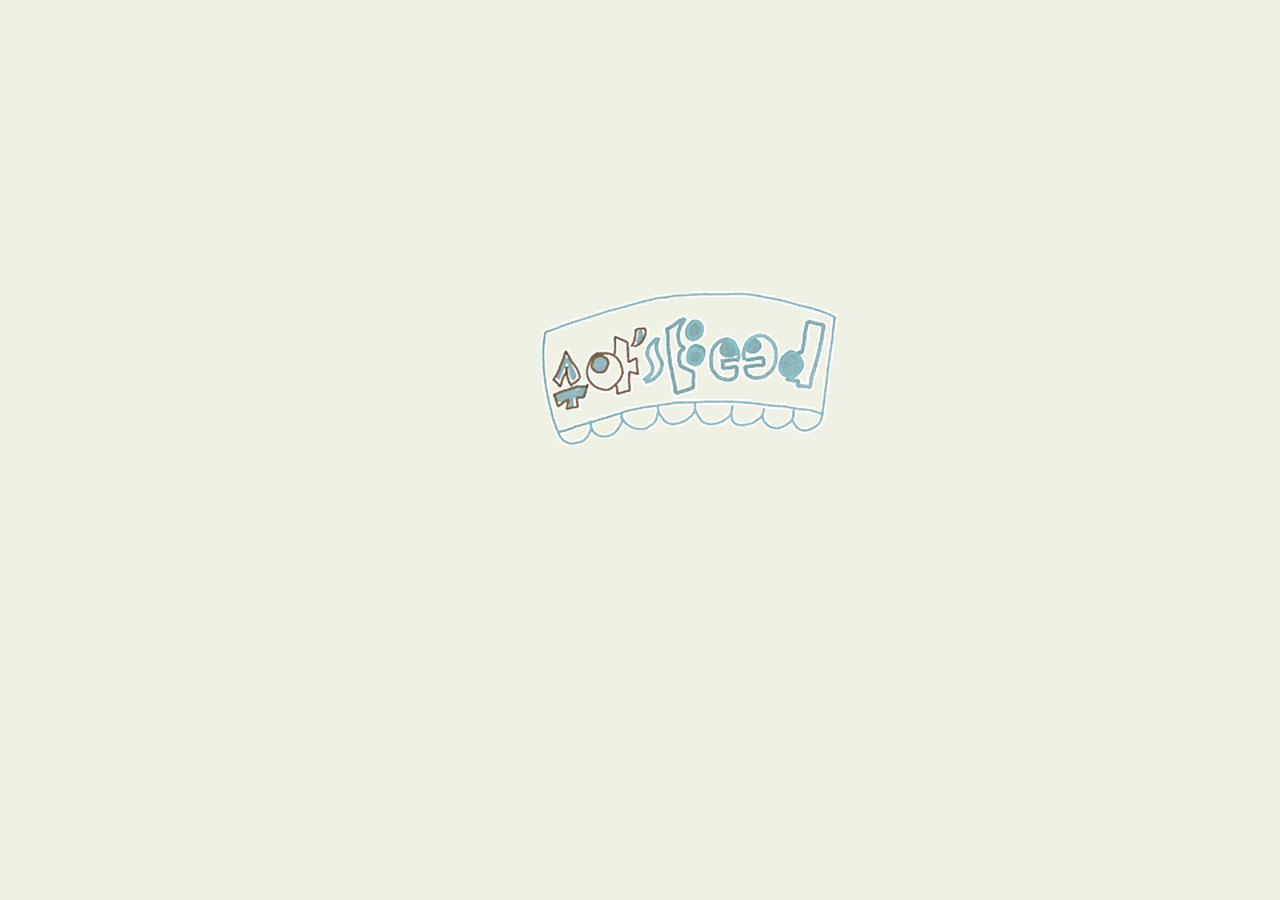
<file: index.html>
<!DOCTYPE html>
<html lang="en">
<head>
    <meta charset="UTF-8">
    <meta name="viewport" content="width=device-width, initial-scale=1.0">
    <title> to my feed thank u</title>
    <link rel="stylesheet" href="css/style.css">
</head>
<body class="page1">
<a href="feed.html">
    <h1>
<img src="img/NEWW.gif",alt="possiblemastorformypage">
</h1>
<link rel="stylesheet" href="feed.html">
</a>
</body>
</html>
</file>
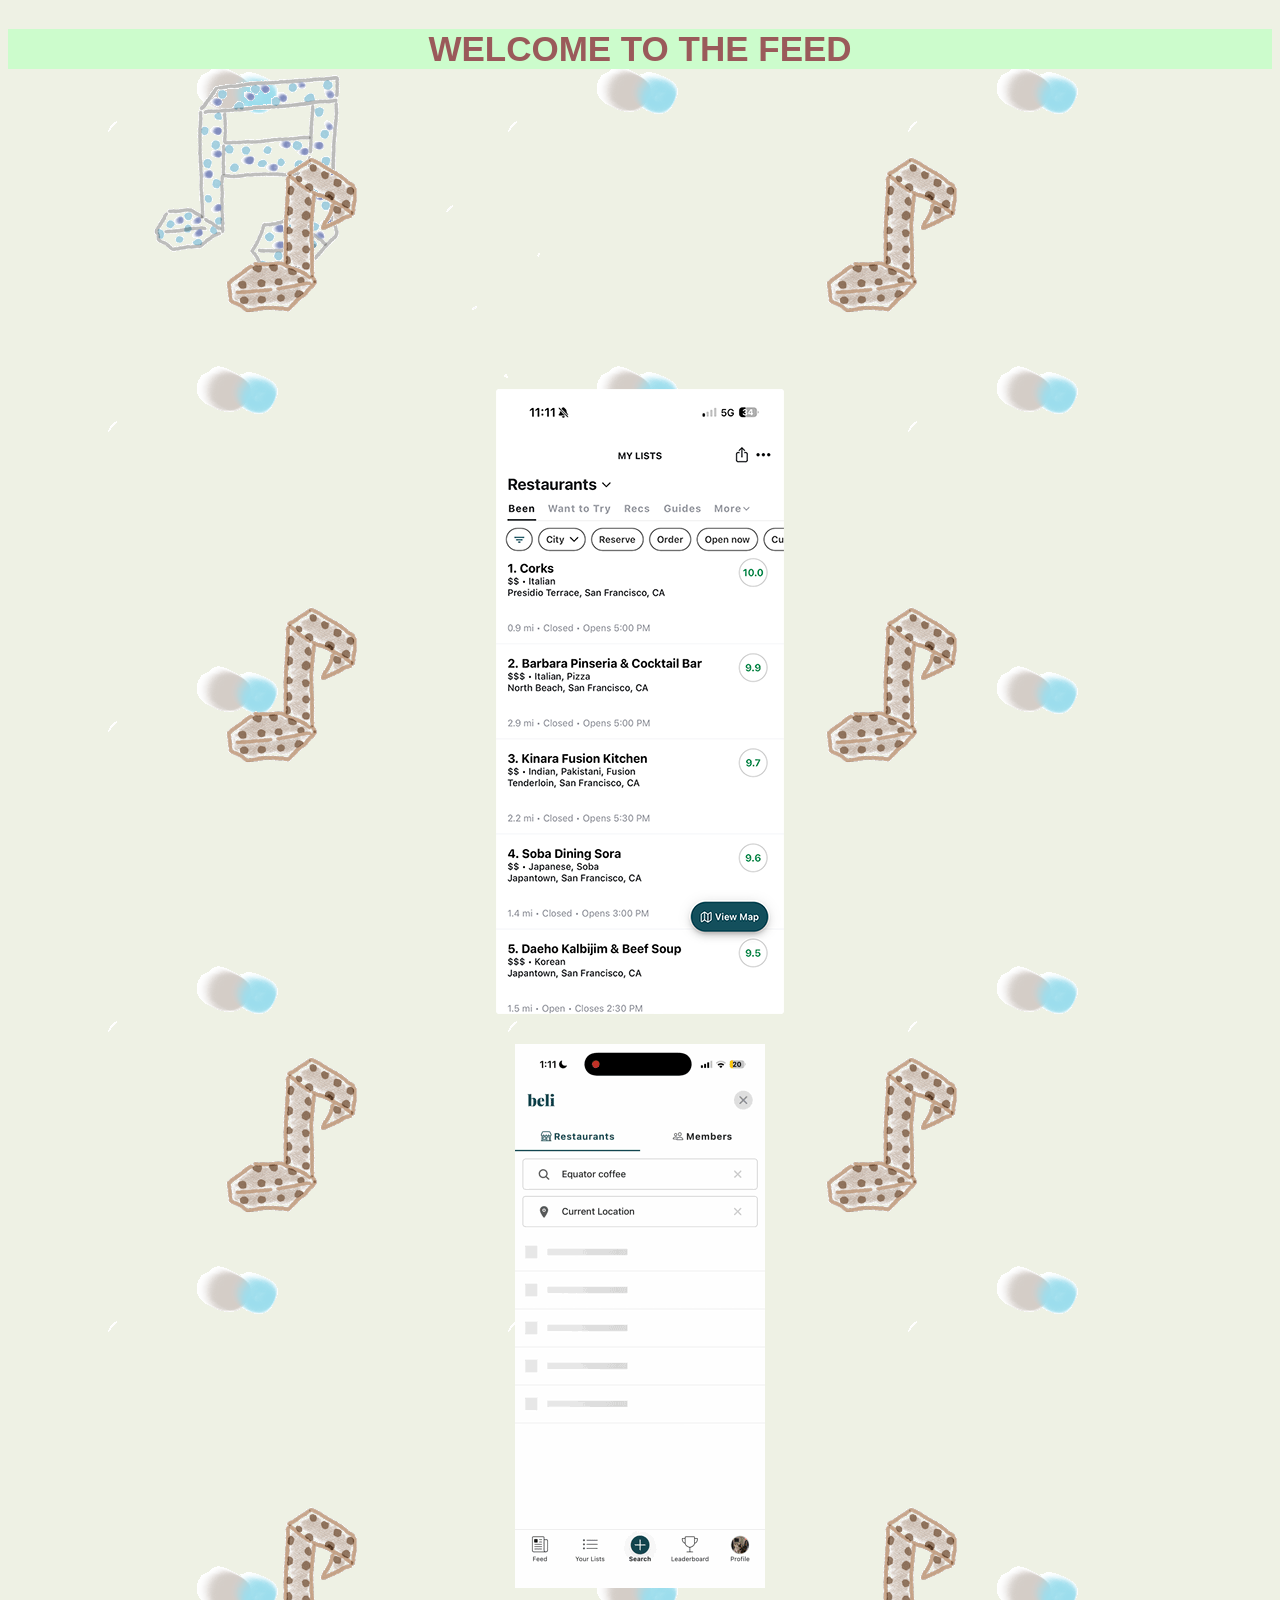
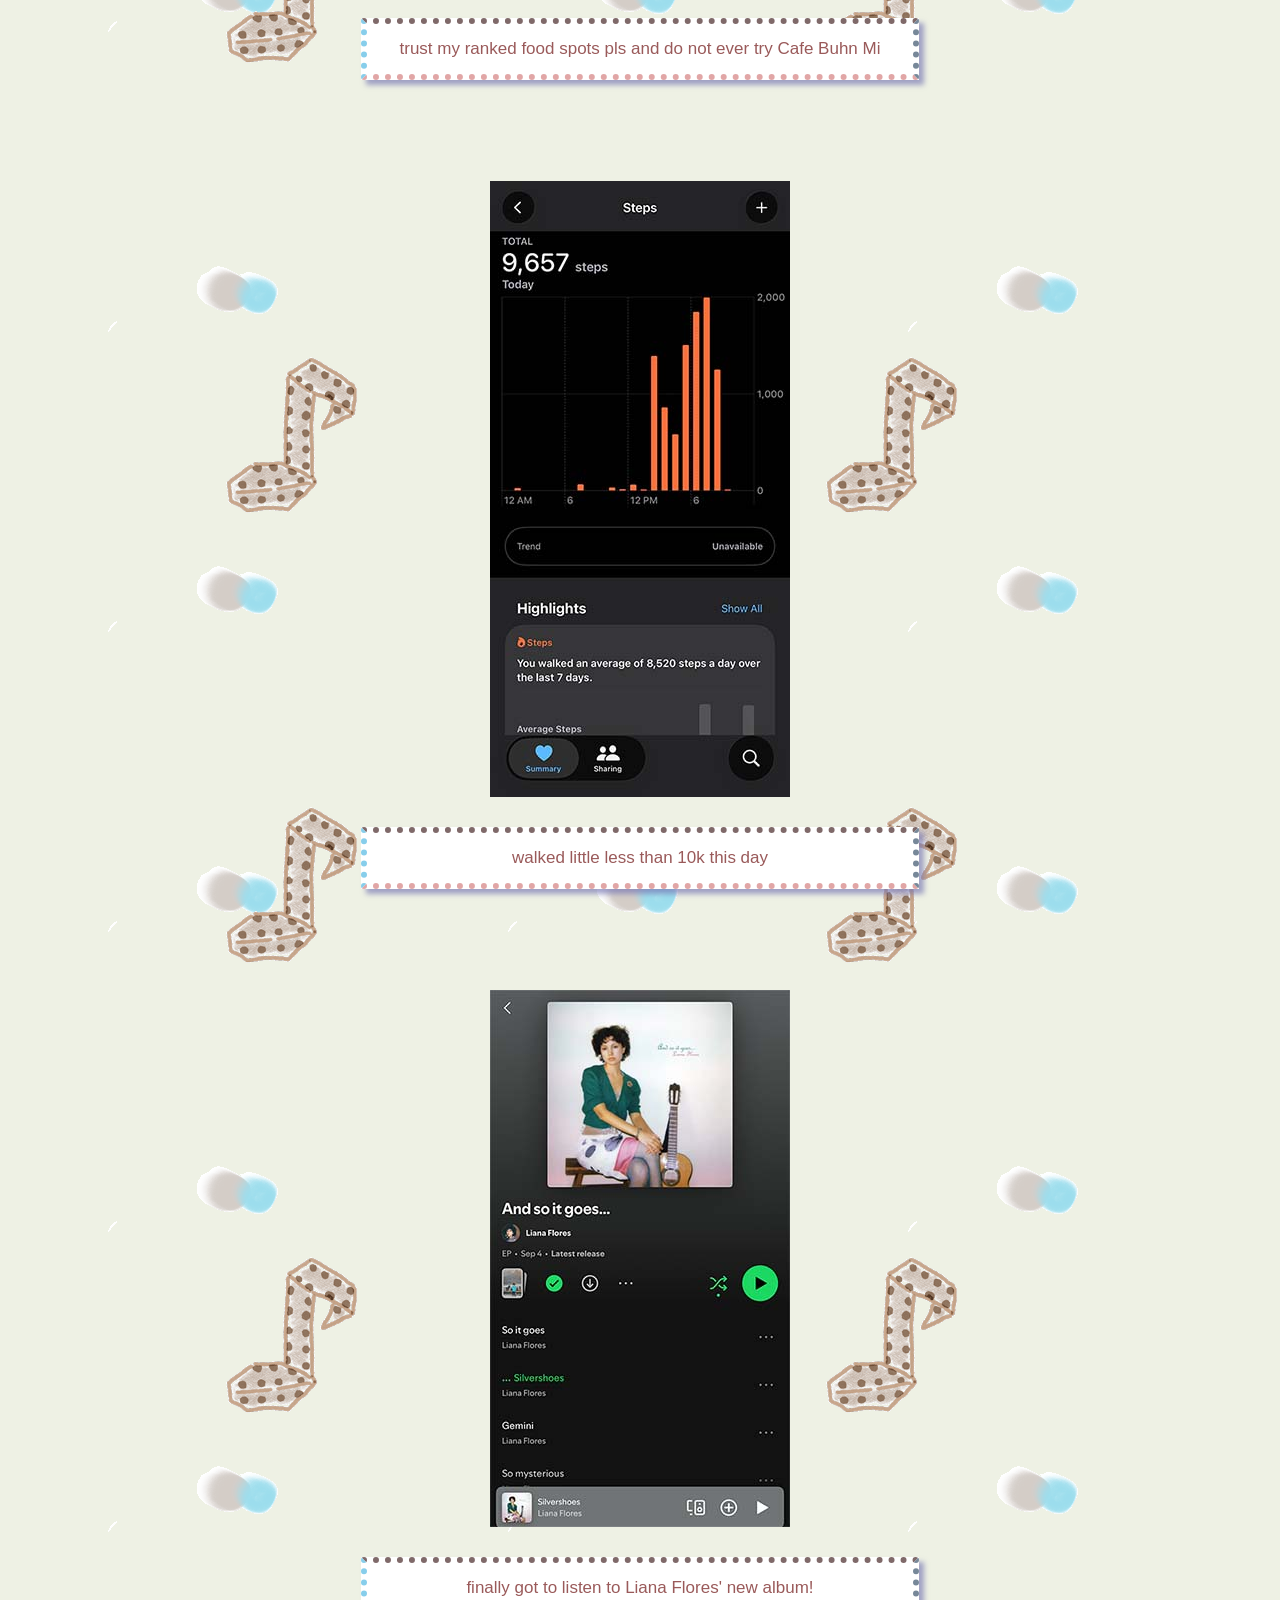
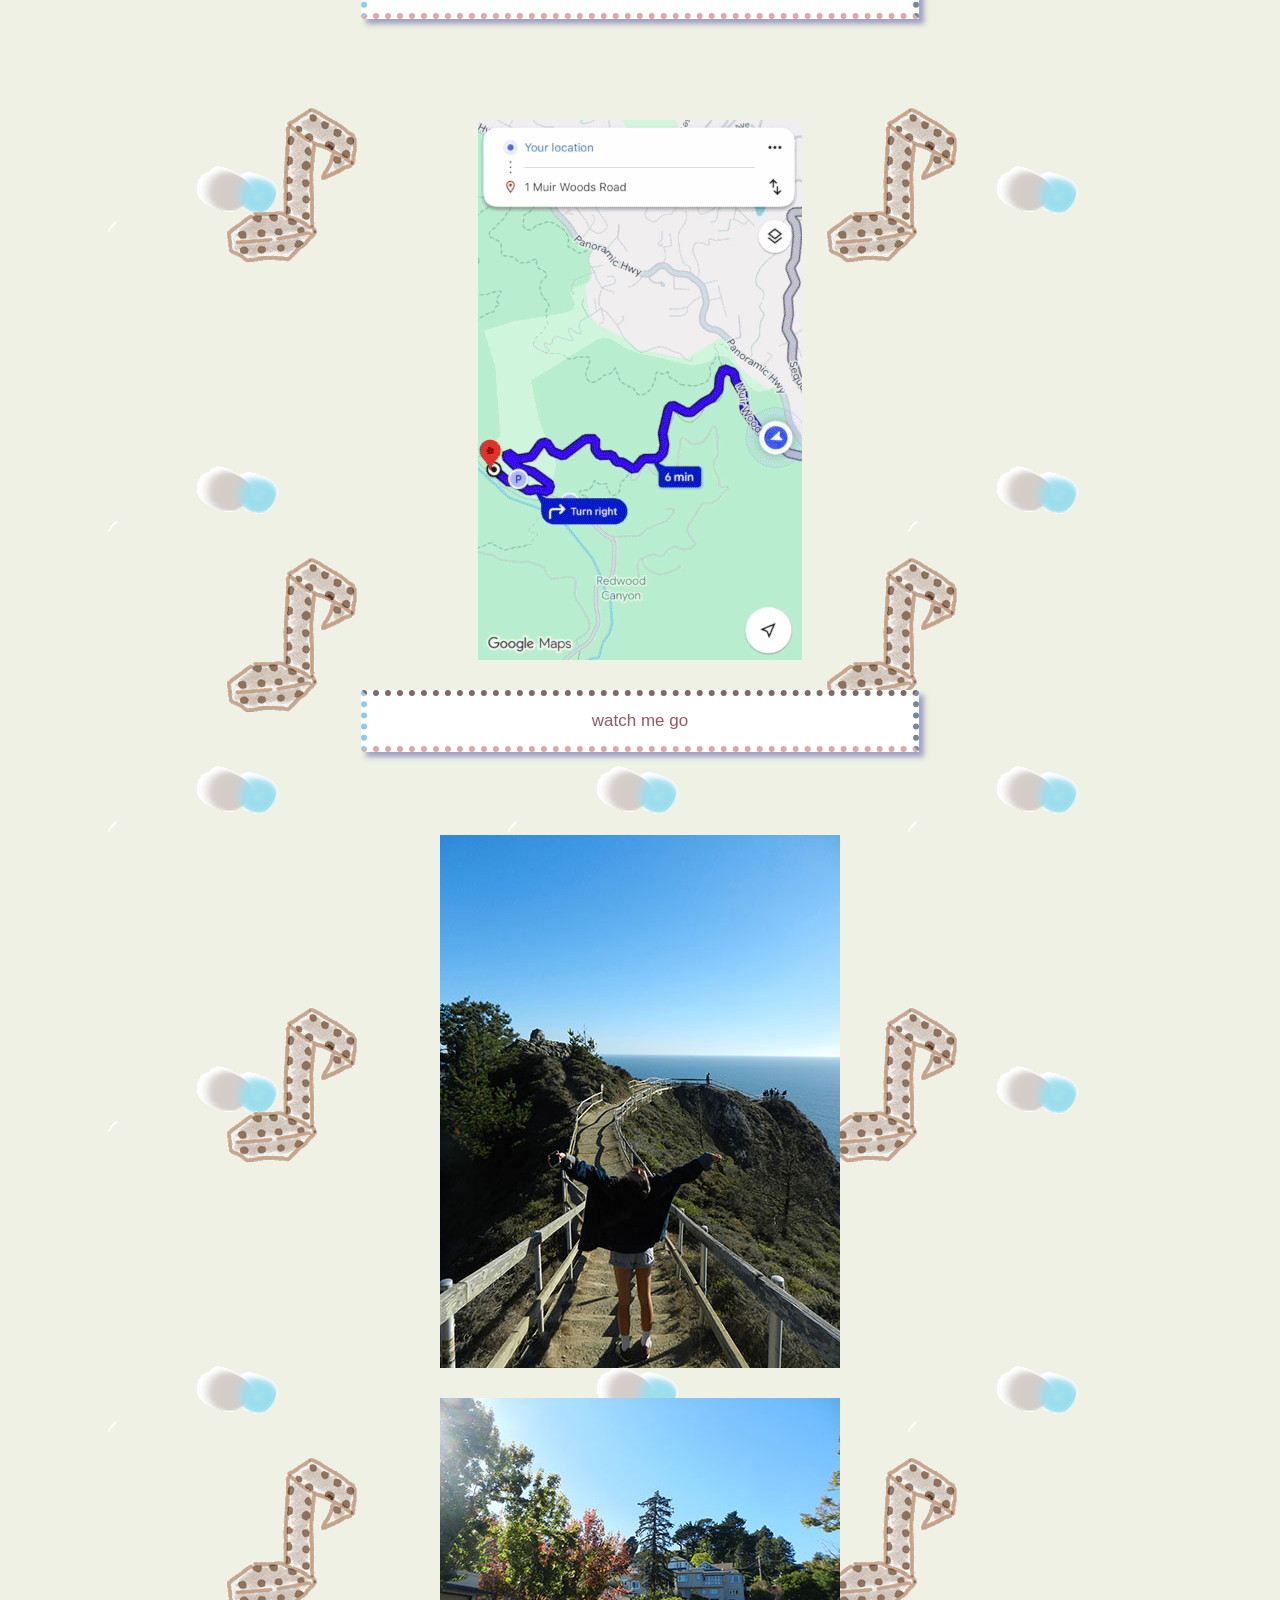
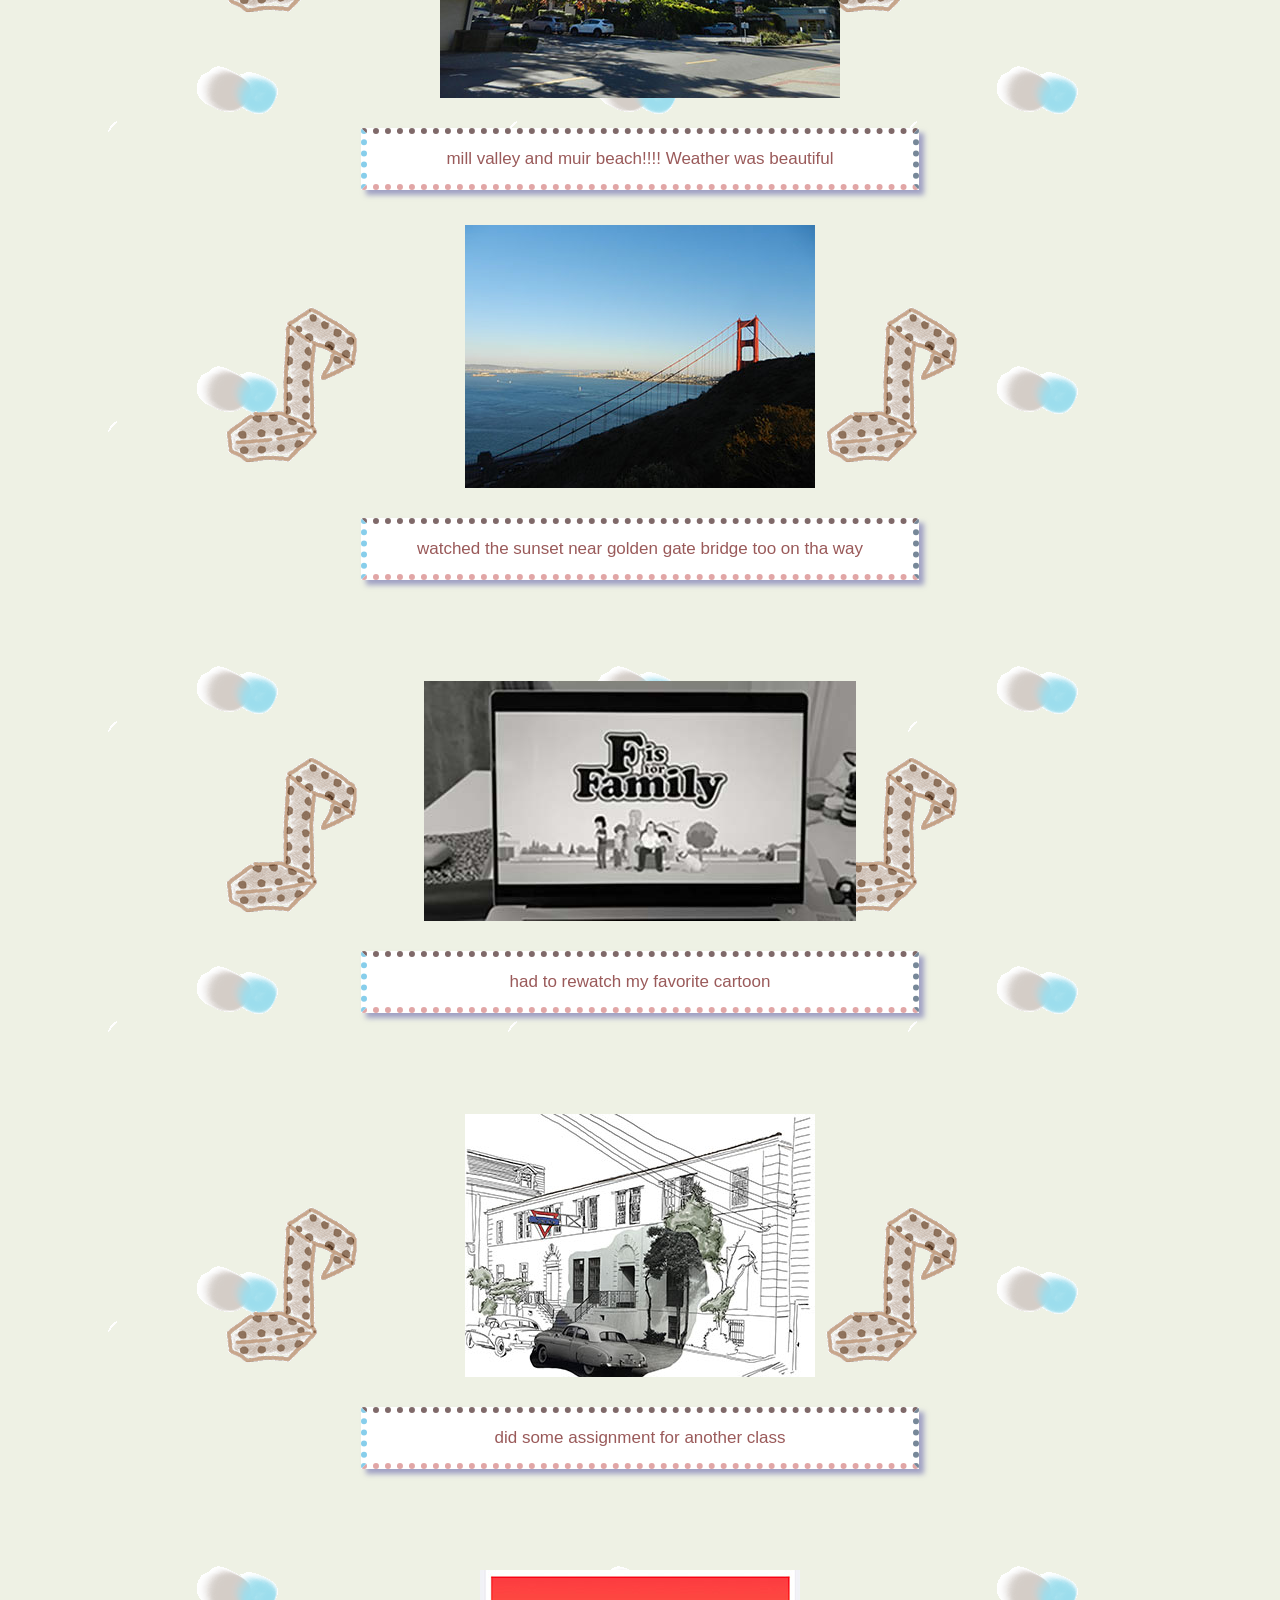
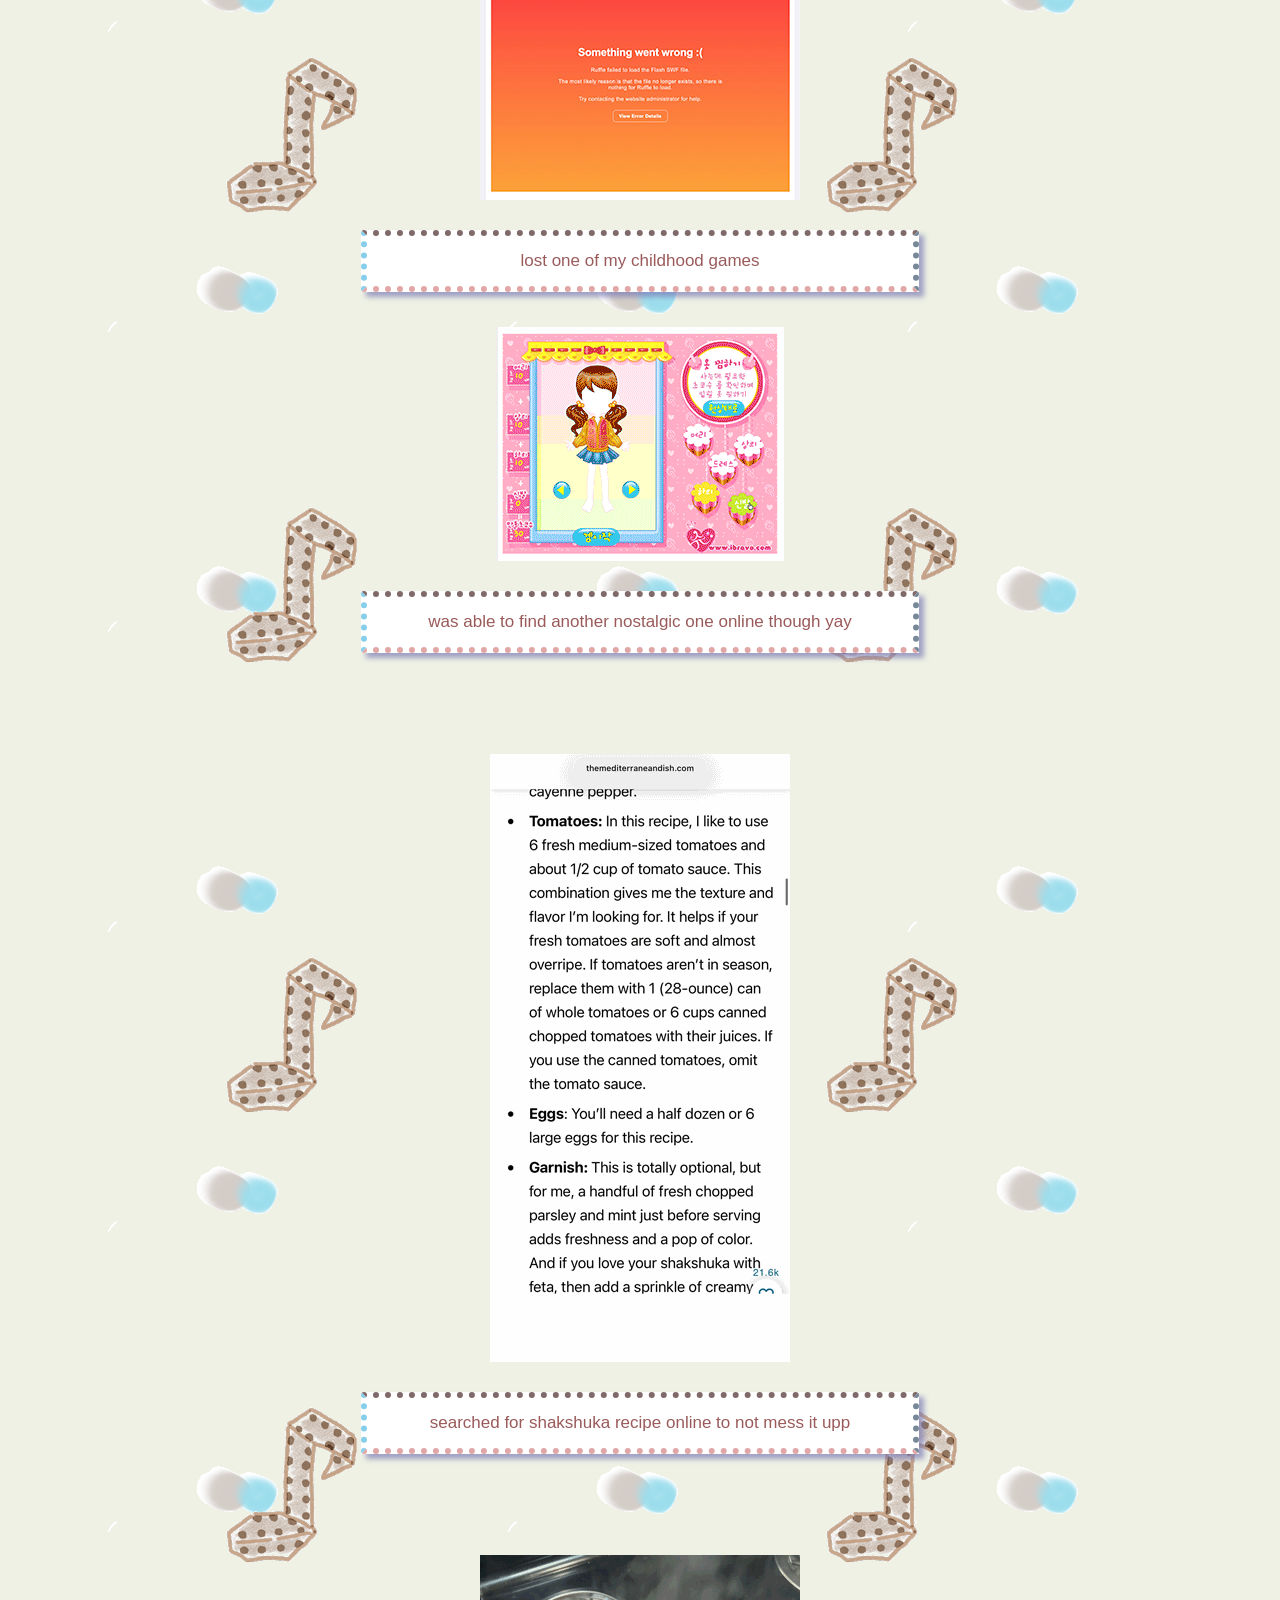
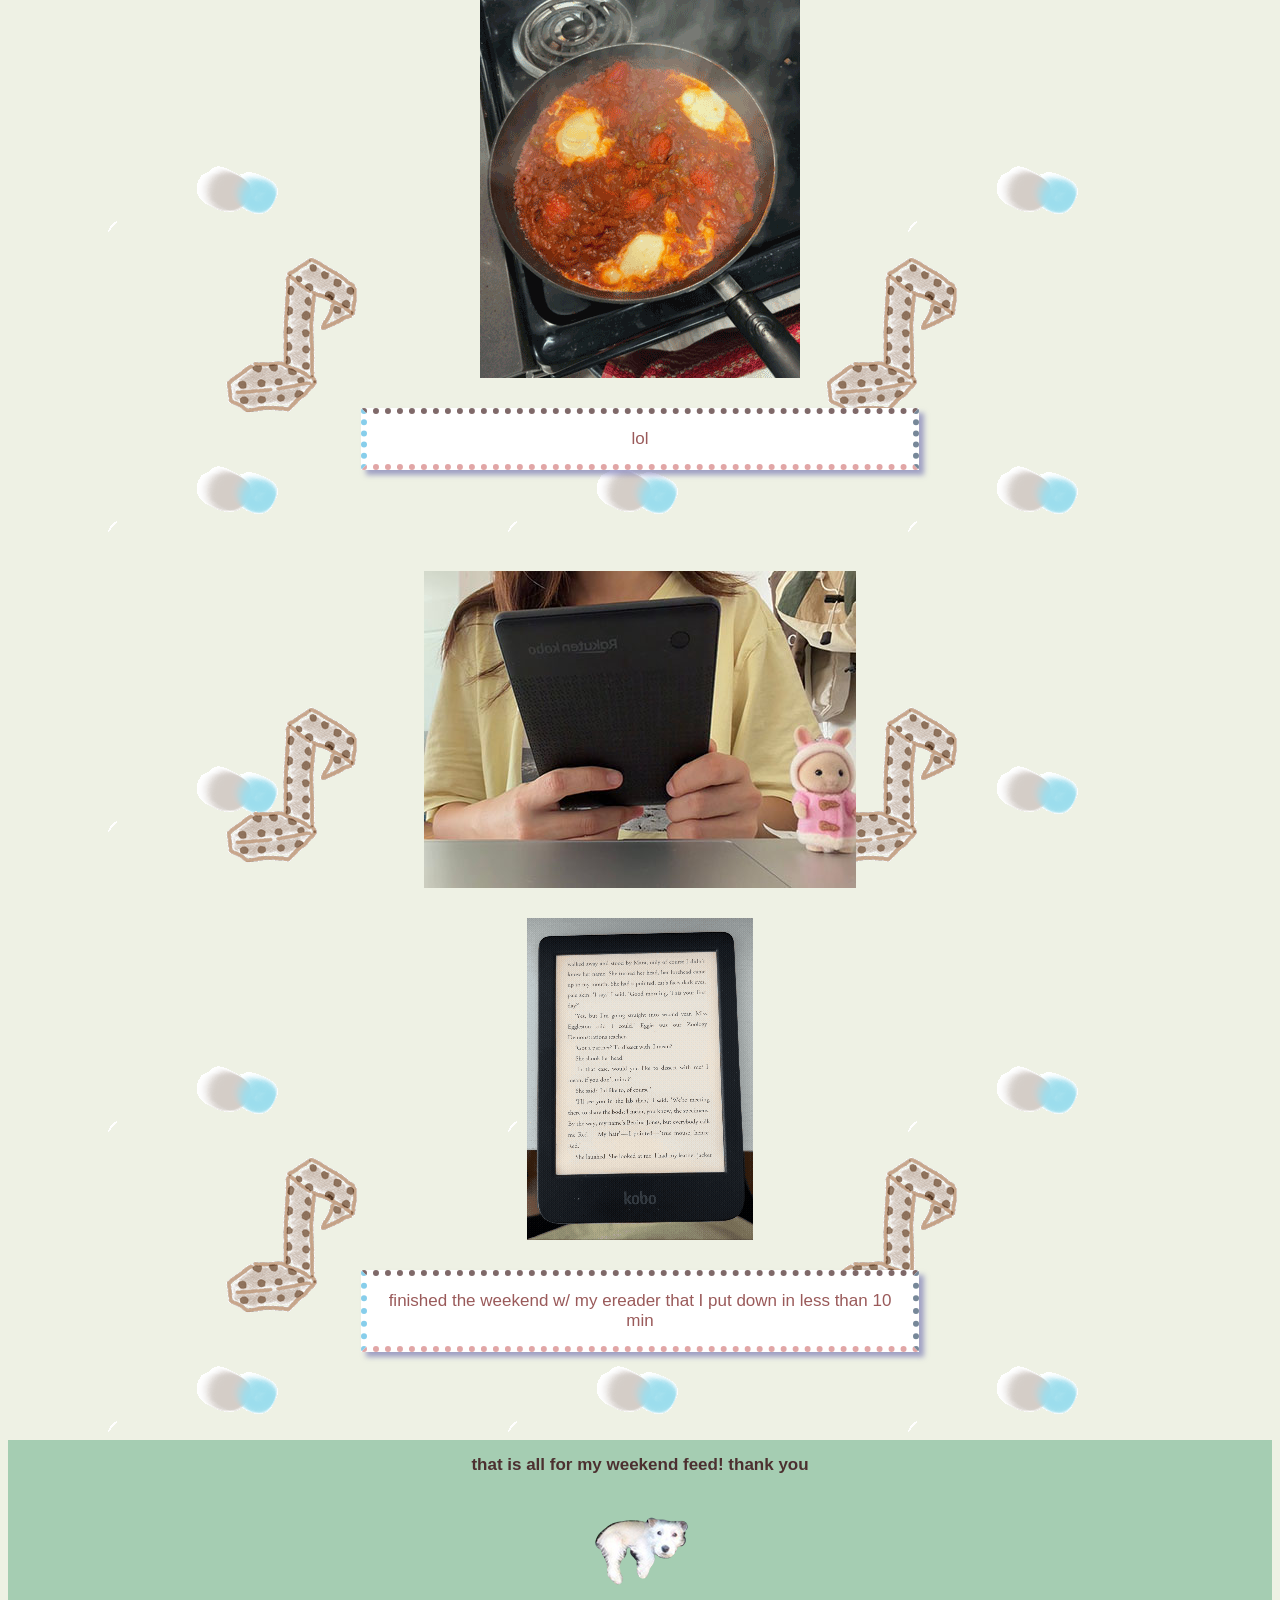
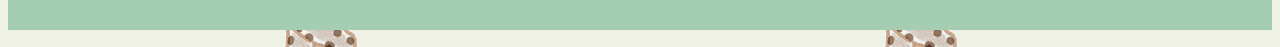
<file: feed.html>
<!DOCTYPE html>
<html lang="en">
<head>
    <meta charset="UTF-8">
    <meta name="viewport" content="width=device-width, initial-scale=1.0">
    <title>Document</title>
    <link rel="stylesheet" href="css/style.css">
</head>
<h2>WELCOME TO THE FEED</h2>
<br>
<br>

<section class="spotify-widgy">
    <iframe data-testid="embed-iframe" 
    style="border-radius:12px" 
    src="https://open.spotify.com/embed/playlist/7tGWFmxTGkNnIzjXitz4nW?utm_source=generator&si=500f4c40baf04fde" 
    width="50%" 
    height="152" 
    frameBorder="0" 
    allowfullscreen="" allow="autoplay; clipboard-write; encrypted-media; fullscreen; picture-in-picture" 
    loading="lazy">
</iframe>
</section id="right-column">
<br>
<br>
<br>
<body class="page2">
    <section>
    <img src="img/BELIIII.png" alt=""> <img src="img/belirate.gif" alt="">
    <p>trust my ranked food spots pls and do not ever try Cafe Buhn Mi</p>
    </section>
    <br>
    <br>
    <section>
        <img src="img/stepss.jpg" alt="">
        <p>walked little less than 10k this day</p>
        <br>
        <br>
    </section>
<section>
        <img src="img/liana.jpg" alt="">
        <p>finally got to listen to Liana Flores' new album!</p>
        <br>
        <br>
    </section>
<section>
   <img src="img/googlemaps.gif" alt="">
        <p>watch me go</p>
        <br>
    </section>
    <section>
        <img src="img/muirmuir.jpg" alt="">
        </section>
    <section>
        <img src="img/valley.jpg" alt="">
    </section>
    <p>
        mill valley and muir beach!!!! Weather was beautiful </p>
    </section>
    <section>
        <img src="img/goldengate.jpg" alt="">
    </section>
    <p>watched the sunset near golden gate bridge too on tha way</p>
    <br>
    <br>
    <section>
        <img src="img/favv.jpg">
    <p>had to rewatch my favorite cartoon</p>
    <br>
    <br>

    </section>
    <section>
        <img src="img/buchanan.jpg" alt="">
    <section>
        <p>did some assignment for another class</p>
    <br>
    <br>
     <section>
        <img src="img/lostchildhood.jpg" alt="">
        <p>lost one of my childhood games</p>
        <img src="img/nostalGIAA.gif" alt="">
    <p>was able to find another nostalgic one online though yay</p>
    </section>
    <br>
    <br>
    <section>
    <img src="img/shak.gif" alt="">
    </section>
    <section>
    <p>searched for shakshuka recipe online to not mess it upp</p>
    </section>
    <br>
    <br>
    <section>
        <img src="img/Untitled-12.gif" alt="">
        <p>lol</p>
    </section>
    <br>
    <br>
    <section>
        <img src="img/performative.jpg" alt=""> <img src="img/ebook.gif">
        <p>finished the weekend w/ my ereader that I put down in less than 10 min </p>
    </section>
    <br>
    <br>
    <h3>
        that is all for my weekend feed! thank you 
       <img src="img/doGG.png" alt="">
    </h3>
</body>
</html>
</file>
<file: css/style.css>
body {
    background-color: rgb(238, 241, 228);
    text-decoration: none;
}
h1 {
    width: 50%;
    margin: auto;
    display: block;
    margin-top: 200px;
}
h2 {
    font-size: 35px;
    color:rgb(154, 90, 90);
    background-color: rgb(204, 252, 204);
    font-family: Verdana, Geneva, Tahoma, sans-serif;
    text-align: center;
}
p {
    color:rgb(154, 90, 90) ;
    font-family: Verdana, Geneva, Tahoma, sans-serif;
  font-size: 17px;
  text-align: center;
  padding: 15px 20px;
}
p {
border: 6px dotted lightsalmon;
border-color: rgba(52, 17, 17, 0.628) lightslategray rgba(207, 113, 113, 0.628) skyblue;
margin: 30px auto 35px auto;
width: 40%;
box-shadow: 5px 5px 5px rgba(117, 117, 178, 0.638);

}
section {
    margin-bottom: 15px;
}

#first-section{ 
    margin-top: 55px;
}
img {
    margin: 30px auto 30px auto;
    display:block
}

video {
    margin: 30px auto 30px auto;
    display: block
}
.spotify-widgy {
    text-align: center;
}
.page2 {
    background-image: url("../img/brownnote.png"), url("../img/whitenote.png"), url("../img/Untitled_Artwork-2.png");
    background-repeat: repeat, no-repeat;
}
p {
  background-color: white;
}
h3 {
    background-color: rgb(165, 205, 178);
    font-weight: 200;
    color: rgb(76, 48, 48);
    font-family: Verdana, Geneva, Tahoma, sans-serif;
  font-size: 17px;
  font-weight: 700;
  text-align: center;
  padding: 15px 20px;
}
</file>
